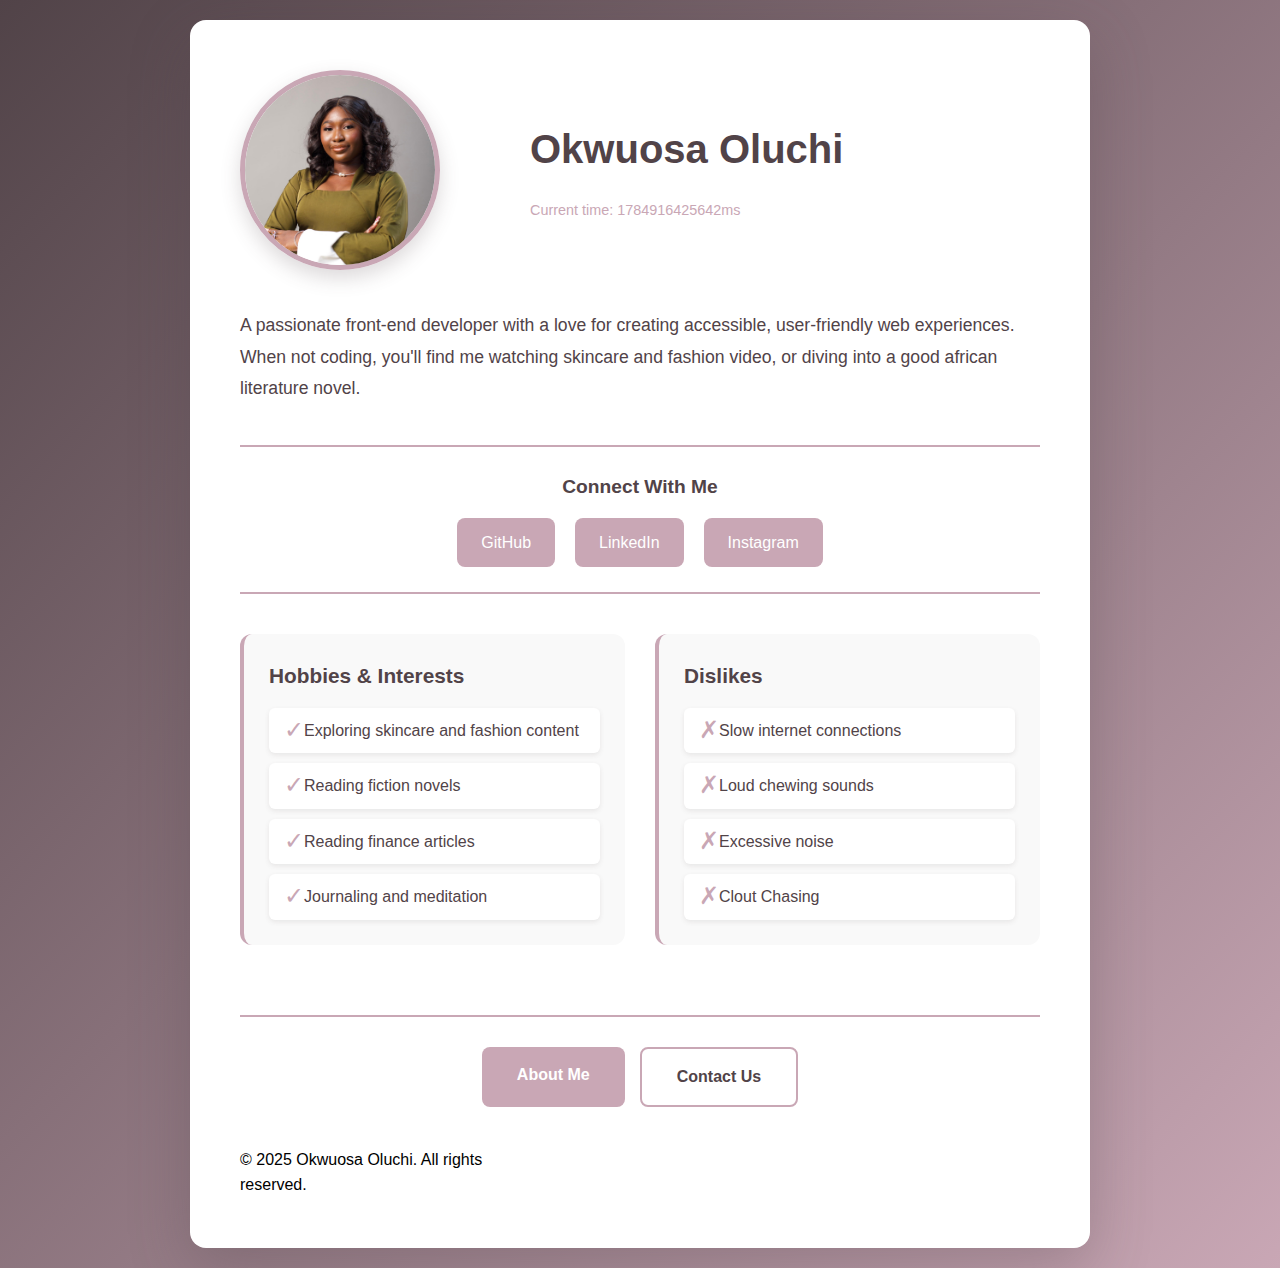
<file: index.html>
<!DOCTYPE html>
<html lang="en">
  <head>
    <meta charset="UTF-8" />
    <meta name="viewport" content="width=device-width, initial-scale=1.0" />
    <title>Profile Card - Accessible Component</title>
    <link rel="stylesheet" href="style.css" />
  </head>
  <body>
    
    <div class="card-wrapper">
      <article
        data-testid="test-profile-card"
        role="main"
        aria-label="Profile card"
      >
        <div class="profile-content">
          <header>
            <!-- avatar section -->
            <figure>
              <img
                data-testid="test-user-avatar"
                src="Oluchi.jpeg"
                alt="Profile picture of Okwuosa Oluchi"
              />
            </figure>
            <!-- Header section -->
            <div class="header-text">
              <h2 data-testid="test-user-name">Okwuosa Oluchi</h2>
              <div class="time-display">
                Current time:
                <time data-testid="test-user-time" id="currentTime"></time>ms
              </div>
            </div>
          </header>
          <!-- bio section -->
          <div class="bio-section">
            <p data-testid="test-user-bio">
              A passionate front-end developer with a love for creating
              accessible, user-friendly web experiences. When not coding, you'll
              find me watching skincare and fashion video, or diving into a good
              african literature novel.
            </p>
          </div>

          <!-- socials section -->
          <nav
            data-testid="test-user-social-links"
            aria-label="Social media links"
          >
            <h3>Connect With Me</h3>
            <ul class="social-list">
              <li>
                <a
                  href="http://github.com/luchiiii"
                  data-testid="test-user-social-github"
                  target="_blank"
                  rel="noopener noreferrer"
                  aria-label="Visit my GitHub profile"
                >
                  GitHub
                </a>
              </li>
              <li>
                <a
                  href="https://www.linkedin.com/in/oluchi-okwuosa/"
                  data-testid="test-user-social-linkedin"
                  target="_blank"
                  rel="noopener noreferrer"
                  aria-label="Visit my LinkedIn profile"
                >
                  LinkedIn
                </a>
              </li>
              <li>
                <a
                  href="https://www.instagram.com/thatfavouredgirll?igsh=NnVvcDQ3cXVtYm5p&utm_source=qr"
                  data-testid="test-user-social-instagram"
                  target="_blank"
                  rel="noopener noreferrer"
                  aria-label="Visit my Instagram profile"
                >
                  Instagram
                </a>
              </li>
            </ul>
          </nav>
          <!-- Hobbies and dislike section -->
          <div class="lists-container">
            <section aria-labelledby="hobbies-heading">
              <h3 id="hobbies-heading">Hobbies & Interests</h3>
              <ul data-testid="test-user-hobbies">
                <li>Exploring skincare and fashion content</li>
                <li>Reading fiction novels</li>
                <li>Reading finance articles</li>
                <li>Journaling and meditation</li>
              </ul>
            </section>

            <section aria-labelledby="dislikes-heading">
              <h3 id="dislikes-heading">Dislikes</h3>
              <ul data-testid="test-user-dislikes">
                <li>Slow internet connections</li>
                <li>Loud chewing sounds</li>
                <li>Excessive noise</li>
                <li>Clout Chasing</li>
              </ul>
            </section>
          </div>

            <!-- Call-to-Action Buttons -->
          <div class="cta-buttons">
            <a href="about.html" class="btn-primary">About Me</a>
            <a href="contact.html" class="btn-secondary">Contact Us</a>
          </div>
  
          <footer>
            <p class="trademark">© 2025 Okwuosa Oluchi. All rights reserved.</p>
          </footer> 
        </div>



      </article>
    </div>

    <script src="script.js"></script>
  </body>
</html>
</file>
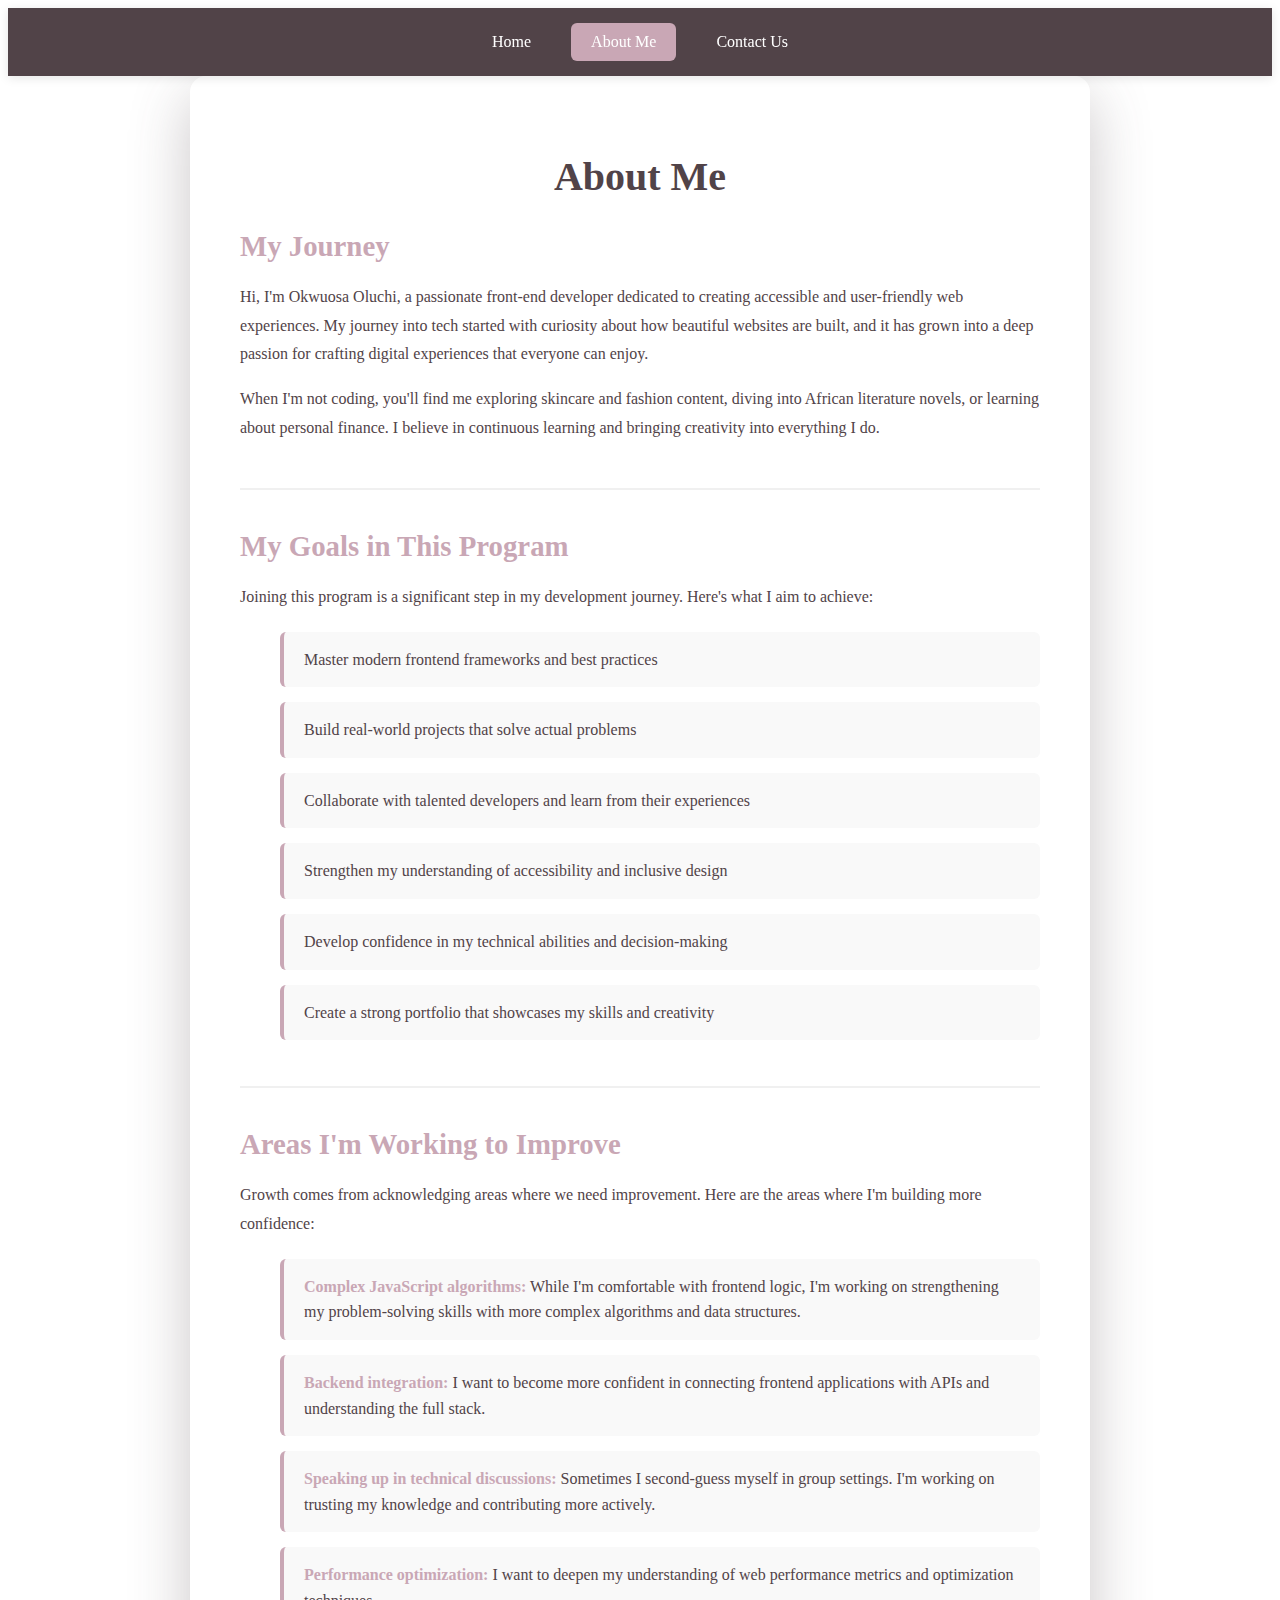
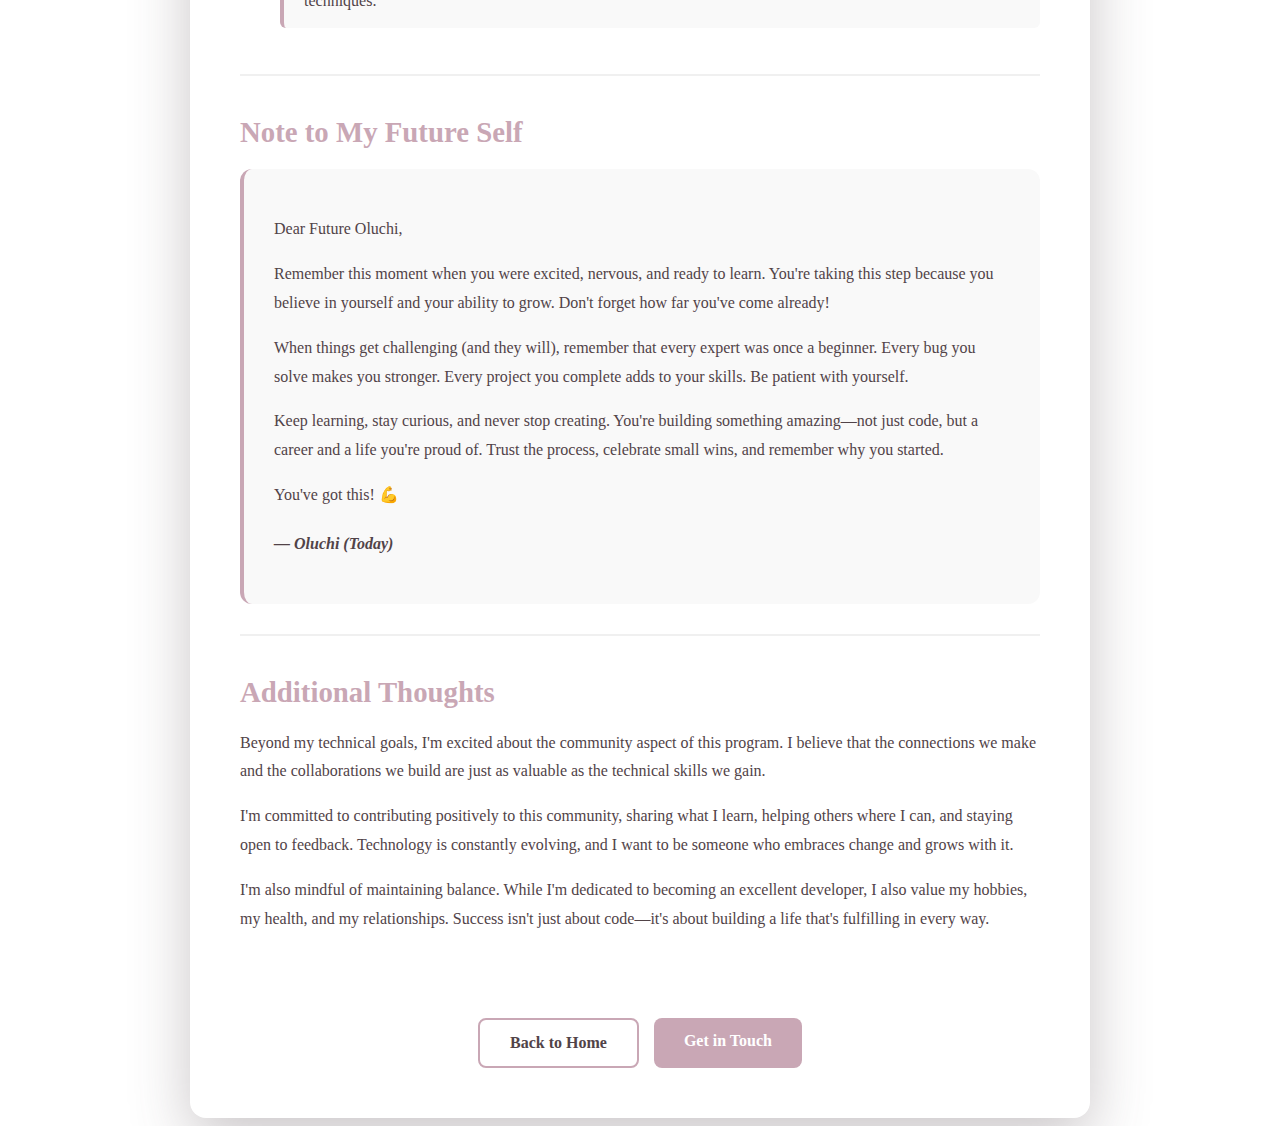
<file: about.html>
<!DOCTYPE html>
<html lang="en">
  <head>
    <meta charset="UTF-8" />
    <meta name="viewport" content="width=device-width, initial-scale=1.0" />
    <title>About Page</title>
    <link rel="stylesheet" href="pages.css" />
  </head>
  <body>
    <nav class="top-nav" role="navigation">
      <div class="nav-container">
        <a href="index.html" class="nav-link">Home</a>
        <a href="about.html" class="nav-link active" aria-current="page"
          >About Me</a
        >
        <a href="contact.html" class="nav-link">Contact Us</a>
      </div>
    </nav>

    <div class="card-wrapper">
      <main data-testid="test-about-page" class="content-page">
        <h1>About Me</h1>

        <!-- Bio Section -->
        <section data-testid="test-about-bio" class="about-section">
          <h2>My Journey</h2>
          <p>
            Hi, I'm Okwuosa Oluchi, a passionate front-end developer dedicated
            to creating accessible and user-friendly web experiences. My journey
            into tech started with curiosity about how beautiful websites are
            built, and it has grown into a deep passion for crafting digital
            experiences that everyone can enjoy.
          </p>
          <p>
            When I'm not coding, you'll find me exploring skincare and fashion
            content, diving into African literature novels, or learning about
            personal finance. I believe in continuous learning and bringing
            creativity into everything I do.
          </p>
        </section>

        <!-- Goals Section -->
        <section data-testid="test-about-goals" class="about-section">
          <h2>My Goals in This Program</h2>
          <p>
            Joining this program is a significant step in my development
            journey. Here's what I aim to achieve:
          </p>
          <ul class="goals-list">
            <li>Master modern frontend frameworks and best practices</li>
            <li>Build real-world projects that solve actual problems</li>
            <li>
              Collaborate with talented developers and learn from their
              experiences
            </li>
            <li>
              Strengthen my understanding of accessibility and inclusive design
            </li>
            <li>
              Develop confidence in my technical abilities and decision-making
            </li>
            <li>
              Create a strong portfolio that showcases my skills and creativity
            </li>
          </ul>
        </section>

        <!-- Low Confidence Areas Section -->
        <section data-testid="test-about-confidence" class="about-section">
          <h2>Areas I'm Working to Improve</h2>
          <p>
            Growth comes from acknowledging areas where we need improvement.
            Here are the areas where I'm building more confidence:
          </p>
          <ul class="confidence-list">
            <li>
              <strong>Complex JavaScript algorithms:</strong> While I'm
              comfortable with frontend logic, I'm working on strengthening my
              problem-solving skills with more complex algorithms and data
              structures.
            </li>
            <li>
              <strong>Backend integration:</strong> I want to become more
              confident in connecting frontend applications with APIs and
              understanding the full stack.
            </li>
            <li>
              <strong>Speaking up in technical discussions:</strong> Sometimes I
              second-guess myself in group settings. I'm working on trusting my
              knowledge and contributing more actively.
            </li>
            <li>
              <strong>Performance optimization:</strong> I want to deepen my
              understanding of web performance metrics and optimization
              techniques.
            </li>
          </ul>
        </section>

        <!-- Future Note Section -->
        <section data-testid="test-about-future-note" class="about-section">
          <h2>Note to My Future Self</h2>
          <div class="future-note">
            <p>Dear Future Oluchi,</p>
            <p>
              Remember this moment when you were excited, nervous, and ready to
              learn. You're taking this step because you believe in yourself and
              your ability to grow. Don't forget how far you've come already!
            </p>
            <p>
              When things get challenging (and they will), remember that every
              expert was once a beginner. Every bug you solve makes you
              stronger. Every project you complete adds to your skills. Be
              patient with yourself.
            </p>
            <p>
              Keep learning, stay curious, and never stop creating. You're
              building something amazing—not just code, but a career and a life
              you're proud of. Trust the process, celebrate small wins, and
              remember why you started.
            </p>
            <p>You've got this! 💪</p>
            <p class="signature">— Oluchi (Today)</p>
          </div>
        </section>

        <!-- Extra Thoughts Section -->
        <section data-testid="test-about-extra" class="about-section">
          <h2>Additional Thoughts</h2>
          <p>
            Beyond my technical goals, I'm excited about the community aspect of
            this program. I believe that the connections we make and the
            collaborations we build are just as valuable as the technical skills
            we gain.
          </p>
          <p>
            I'm committed to contributing positively to this community, sharing
            what I learn, helping others where I can, and staying open to
            feedback. Technology is constantly evolving, and I want to be
            someone who embraces change and grows with it.
          </p>
          <p>
            I'm also mindful of maintaining balance. While I'm dedicated to
            becoming an excellent developer, I also value my hobbies, my health,
            and my relationships. Success isn't just about code—it's about
            building a life that's fulfilling in every way.
          </p>
        </section>

        <div class="page-actions">
          <a href="index.html" class="btn-secondary">Back to Home</a>
          <a href="contact.html" class="btn-primary">Get in Touch</a>
        </div>
      </main>
    </div>
  </body>
</html>
</file>
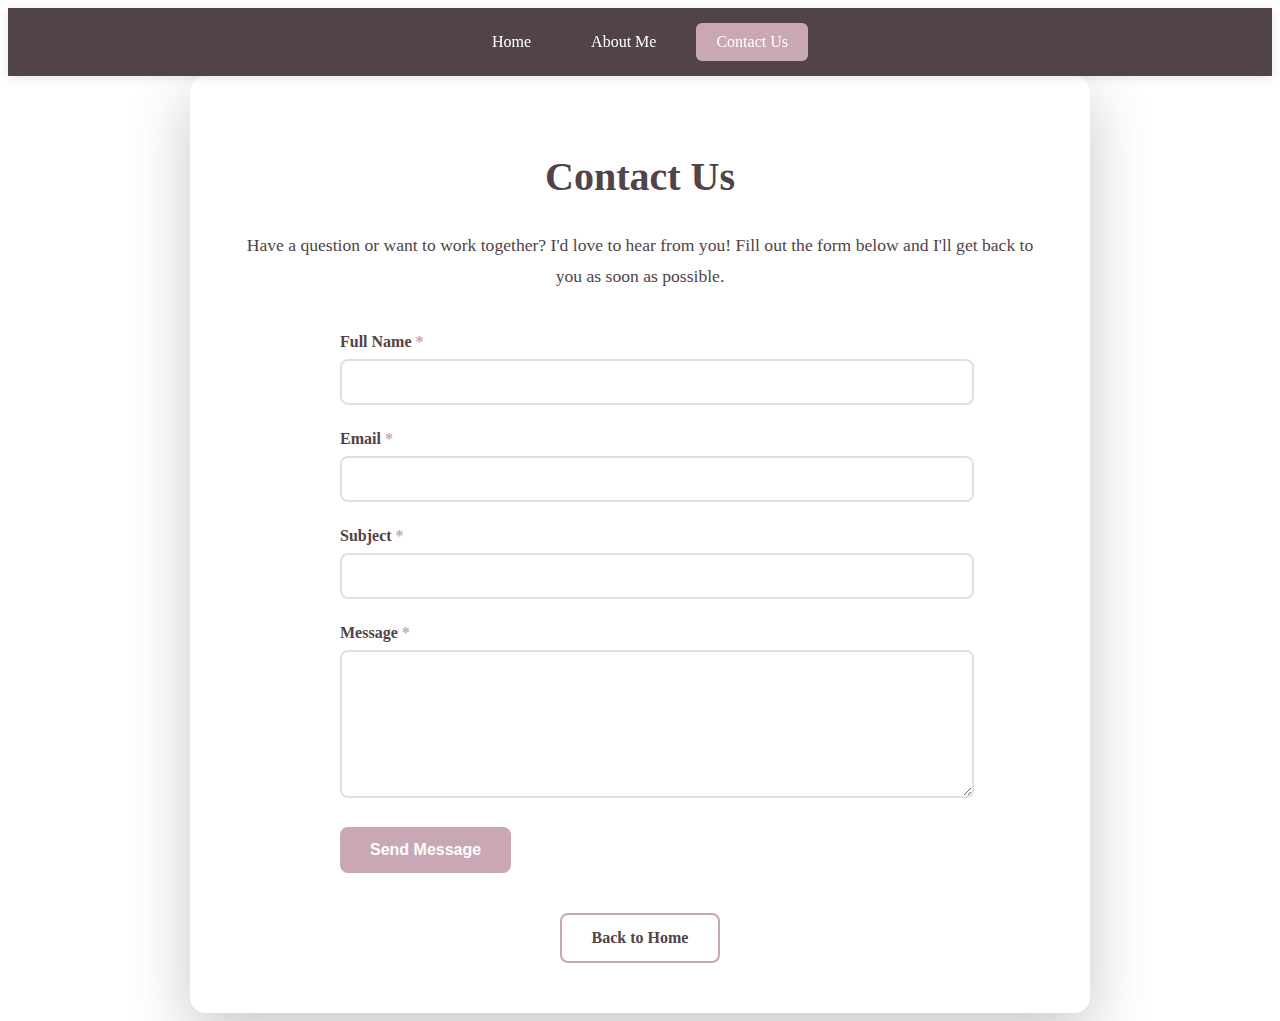
<file: contact.html>
<!DOCTYPE html>
<html lang="en">
  <head>
    <meta charset="UTF-8" />
    <meta name="viewport" content="width=device-width, initial-scale=1.0" />
    <title>Contact Us - Okwuosa Oluchi</title>

    <link rel="stylesheet" href="pages.css" />
  </head>
  <body>
    <nav class="top-nav" role="navigation">
      <div class="nav-container">
        <a href="index.html" class="nav-link">Home</a>
        <a href="about.html" class="nav-link">About Me</a>
        <a href="contact.html" class="nav-link active" aria-current="page"
          >Contact Us</a
        >
      </div>
    </nav>

    <div class="card-wrapper">
      <main class="content-page">
        <h1>Contact Us</h1>

        <p class="contact-intro">
          Have a question or want to work together? I'd love to hear from you!
          Fill out the form below and I'll get back to you as soon as possible.
        </p>

        <form id="contactForm" class="contact-form">
          <!-- Success Message -->
          <div
            id="successMessage"
            data-testid="test-contact-success"
            class="success-message"
            role="alert"
            aria-live="polite"
            style="display: none"
          >
            <strong>Success!</strong> Your message has been sent successfully.
            I'll get back to you soon!
          </div>

          <!-- Full Name -->
          <div class="form-group">
            <label for="contactName"
              >Full Name <span class="required">*</span></label
            >
            <input
              type="text"
              id="contactName"
              name="name"
              data-testid="test-contact-name"
              required
              aria-required="true"
              aria-describedby="errorName"
            />
            <span
              id="errorName"
              data-testid="test-contact-error-name"
              class="error-message"
            ></span>
          </div>

          <!-- Email -->
          <div class="form-group">
            <label for="contactEmail"
              >Email <span class="required">*</span></label
            >
            <input
              type="email"
              id="contactEmail"
              name="email"
              data-testid="test-contact-email"
              required
              pattern="[a-zA-Z0-9._%+-]+@[a-zA-Z0-9.-]+\.[a-zA-Z]{2,}"
              title="Please enter a valid email (e.g., name@example.com)"
              aria-required="true"
              aria-describedby="errorEmail"
            />
            <span
              id="errorEmail"
              data-testid="test-contact-error-email"
              class="error-message"
            ></span>
          </div>

          <!-- Subject -->
          <div class="form-group">
            <label for="contactSubject"
              >Subject <span class="required">*</span></label
            >
            <input
              type="text"
              id="contactSubject"
              name="subject"
              data-testid="test-contact-subject"
              required
              aria-required="true"
              aria-describedby="errorSubject"
            />
            <span
              id="errorSubject"
              data-testid="test-contact-error-subject"
              class="error-message"
            ></span>
          </div>

          <!-- Message -->
          <div class="form-group">
            <label for="contactMessage"
              >Message <span class="required">*</span></label
            >
            <textarea
              id="contactMessage"
              name="message"
              data-testid="test-contact-message"
              rows="6"
              required
              minlength="10"
              title="Message must be at least 10 characters"
              aria-required="true"
              aria-describedby="errorMessage"
            ></textarea>
            <span
              id="errorMessage"
              data-testid="test-contact-error-message"
              class="error-message"
            ></span>
          </div>

          <button
            type="submit"
            data-testid="test-contact-submit"
            class="btn-primary"
          >
            Send Message
          </button>
        </form>

        <div class="page-actions">
          <a href="index.html" class="btn-secondary">Back to Home</a>
        </div>
      </main>
    </div>

    <script src="contact.js"></script>
  </body>
</html>
</file>
<file: style.css>
* {
  margin: 0;
  padding: 0;
  box-sizing: border-box;
}

body {
  font-family: -apple-system, BlinkMacSystemFont, "Segoe UI", Roboto, Oxygen,
    Ubuntu, Cantarell, sans-serif;
  background: linear-gradient(135deg, #514348 0%, #c9a7b5 100%);
  min-height: 100vh;
  display: flex;
  justify-content: center;
  align-items: center;
  padding: 20px;
  line-height: 1.6;
}

.card-wrapper {
  width: 100%;
  max-width: 900px;
}

article[data-testid="test-profile-card"] {
  background: #ffffff;
  border-radius: 16px;
  box-shadow: 0 20px 60px rgba(81, 67, 72, 0.3);
  overflow: hidden;
  transition: transform 0.3s ease;
}

article[data-testid="test-profile-card"]:hover {
  transform: translateY(-5px);
}

.profile-content {
  display: grid;
  gap: 30px;
  padding: 40px;
}

/* Header section */
header {
  text-align: center;
}

figure {
  margin: 0 auto 20px;
  width: 150px;
  height: 150px;
}

img[data-testid="test-user-avatar"] {
  width: 100%;
  height: 100%;
  border-radius: 50%;
  object-fit: cover;
  border: 5px solid #c9a7b5;
  box-shadow: 0 8px 20px rgba(81, 67, 72, 0.2);
}

h2[data-testid="test-user-name"] {
  color: #514348;
  font-size: 2rem;
  margin-bottom: 10px;
  font-weight: 600;
}

.time-display {
  color: #c9a7b5;
  font-size: 0.9rem;
  font-weight: 500;
  margin-top: 8px;
}

/* Bio section */
.bio-section {
  text-align: center;
}

p[data-testid="test-user-bio"] {
  color: #514348;
  font-size: 1.1rem;
  max-width: 600px;
  margin: 0 auto;
  line-height: 1.8;
}

/* Social links */
nav[data-testid="test-user-social-links"] {
  border-top: 2px solid #c9a7b5;
  border-bottom: 2px solid #c9a7b5;
  padding: 25px 0;
}

nav h3 {
  color: #514348;
  font-size: 1.2rem;
  margin-bottom: 15px;
  text-align: center;
}

.social-list {
  display: flex;
  justify-content: center;
  gap: 15px;
  flex-wrap: wrap;
  list-style: none;
}

.social-list a {
  display: inline-block;
  padding: 10px 20px;
  background: #c9a7b5;
  color: #ffffff;
  text-decoration: none;
  border-radius: 8px;
  font-weight: 500;
  transition: all 0.3s ease;
  position: relative;
}

.social-list a:hover {
  background: #514348;
  transform: translateY(-2px);
  box-shadow: 0 4px 12px rgba(81, 67, 72, 0.3);
}

.social-list a:focus {
  outline: 3px solid #514348;
  outline-offset: 2px;
}

/* Lists section */
.lists-container {
  display: grid;
  gap: 30px;
}

section {
  background: #f9f9f9;
  padding: 25px;
  border-radius: 12px;
  border-left: 4px solid #c9a7b5;
}

section h3 {
  color: #514348;
  font-size: 1.3rem;
  margin-bottom: 15px;
  display: flex;
  align-items: center;
  gap: 10px;
}

section ul {
  list-style: none;
  display: grid;
  gap: 10px;
}

section li {
  padding: 10px 15px;
  background: #ffffff;
  border-radius: 6px;
  color: #514348;
  position: relative;
  padding-left: 35px;
  box-shadow: 0 2px 5px rgba(81, 67, 72, 0.1);
}

section li::before {
  content: "•";
  position: absolute;
  left: 15px;
  color: #c9a7b5;
  font-size: 1.5rem;
  line-height: 1;
}

section[aria-labelledby="hobbies-heading"] li::before {
  content: "✓";
}

section[aria-labelledby="dislikes-heading"] li::before {
  content: "✗";
}

/* CTA STYLES  */
.cta-buttons {
  display: flex;
  gap: 15px;
  justify-content: center;
  margin-top: 30px;
  padding-top: 30px;
  border-top: 2px solid #c9a7b5;
}

.btn-primary,
.btn-secondary {
  padding: 15px 35px;
  border-radius: 8px;
  text-decoration: none;
  font-weight: 600;
  transition: all 0.3s ease;
  display: inline-block;
  font-size: 1rem;
}

.btn-primary {
  background: #c9a7b5;
  color: #ffffff;
}

.btn-primary:hover {
  background: #514348;
  transform: translateY(-2px);
  box-shadow: 0 4px 12px rgba(81, 67, 72, 0.3);
}

.btn-secondary {
  background: #ffffff;
  color: #514348;
  border: 2px solid #c9a7b5;
}

.btn-secondary:hover {
  background: #c9a7b5;
  color: #ffffff;
}

/* Responsiveness */
@media (min-width: 768px) {
  .profile-content {
    grid-template-columns: 250px 1fr;
    gap: 40px;
    padding: 50px;
    align-items: start;
  }

  header {
    grid-column: 1 / -1;
    display: grid;
    grid-template-columns: 250px 1fr;
    gap: 40px;
    text-align: left;
    align-items: center;
  }

  figure {
    margin: 0;
    width: 200px;
    height: 200px;
  }

  .header-text {
    display: flex;
    flex-direction: column;
    justify-content: center;
  }

  h2[data-testid="test-user-name"] {
    font-size: 2.5rem;
  }

  .bio-section {
    grid-column: 1 / -1;
    text-align: left;
  }

  p[data-testid="test-user-bio"] {
    margin: 0;
    max-width: none;
  }

  nav[data-testid="test-user-social-links"] {
    grid-column: 1 / -1;
  }

  .lists-container {
    grid-column: 1 / -1;
    grid-template-columns: repeat(2, 1fr);
  }
}

@media (min-width: 1024px) {
  .social-list {
    gap: 20px;
  }

  .social-list a {
    padding: 12px 24px;
  }
}

/* Focus styles for accessibility */
*:focus-visible {
  outline: 3px solid #514348;
  outline-offset: 2px;
}

/* Print styles */
@media print {
  body {
    background: white;
  }

  article[data-testid="test-profile-card"] {
    box-shadow: none;
  }
}

@media (min-width: 768px) {
  .cta-buttons {
    grid-column: 1 / -1;
  }
}

@media (max-width: 480px) {
  .cta-buttons {
    flex-direction: column;
  }

  .btn-primary,
  .btn-secondary {
    width: 100%;
    text-align: center;
  }
}
</file>
<file: pages.css>
/*NAVIGATION STYLES*/

.top-nav {
  background: #514348;
  padding: 15px 0;
  position: sticky;
  top: 0;
  z-index: 1000;
  box-shadow: 0 2px 10px rgba(0, 0, 0, 0.1);
}

.nav-container {
  max-width: 900px;
  margin: 0 auto;
  padding: 0 20px;
  display: flex;
  gap: 20px;
  justify-content: center;
  flex-wrap: wrap;
}

.nav-link {
  color: #ffffff;
  text-decoration: none;
  padding: 10px 20px;
  border-radius: 6px;
  font-weight: 500;
  transition: all 0.3s ease;
}

.nav-link:hover {
  background: #c9a7b5;
}

.nav-link:focus {
  outline: 3px solid #c9a7b5;
  outline-offset: 2px;
}

.nav-link.active {
  background: #c9a7b5;
}

/*PAGE LAYOUT*/

.content-page {
  background: #ffffff;
  border-radius: 16px;
  box-shadow: 0 20px 60px rgba(81, 67, 72, 0.3);
  padding: 50px;
  max-width: 800px;
  margin: 0 auto;
}

.content-page h1 {
  color: #514348;
  font-size: 2.5rem;
  margin-bottom: 30px;
  text-align: center;
}

/* About page stylings  */

.about-section {
  margin-bottom: 40px;
  padding-bottom: 30px;
  border-bottom: 2px solid #f0f0f0;
}

.about-section:last-of-type {
  border-bottom: none;
}

.about-section h2 {
  color: #c9a7b5;
  font-size: 1.8rem;
  margin-bottom: 20px;
}

.about-section p {
  color: #514348;
  line-height: 1.8;
  margin-bottom: 15px;
}

/* Goals and Confidence Lists */
.goals-list,
.confidence-list {
  list-style: none;
  display: grid;
  gap: 15px;
  margin-top: 20px;
}

.goals-list li,
.confidence-list li {
  padding: 15px 20px;
  background: #f9f9f9;
  border-left: 4px solid #c9a7b5;
  border-radius: 6px;
  color: #514348;
  line-height: 1.6;
}

.confidence-list li strong {
  color: #c9a7b5;
}

/* Future Note Box */
.future-note {
  background: #f9f9f9;
  padding: 30px;
  border-radius: 12px;
  border-left: 4px solid #c9a7b5;
  line-height: 1.8;
}

.future-note p {
  margin-bottom: 15px;
}

.signature {
  font-style: italic;
  color: #c9a7b5;
  font-weight: 600;
  margin-top: 20px;
}
/* 
Contact page stylings */

.contact-intro {
  text-align: center;
  color: #514348;
  font-size: 1.1rem;
  margin-bottom: 40px;
  line-height: 1.8;
}

/* Form Styles */
.contact-form {
  max-width: 600px;
  margin: 0 auto;
}

.form-group {
  margin-bottom: 25px;
}

.form-group label {
  display: block;
  color: #514348;
  font-weight: 600;
  margin-bottom: 8px;
  font-size: 1rem;
}

.required {
  color: #c9a7b5;
}

/* Input Fields */
.form-group input,
.form-group textarea {
  width: 100%;
  padding: 12px 15px;
  border: 2px solid #e0e0e0;
  border-radius: 8px;
  font-family: inherit;
  font-size: 1rem;
  transition: all 0.3s ease;
  background: #ffffff;
}

.form-group input:focus,
.form-group textarea:focus {
  outline: none;
  border-color: #c9a7b5;
  box-shadow: 0 0 0 3px rgba(201, 167, 181, 0.1);
}

.form-group textarea {
  resize: vertical;
  min-height: 120px;
}
*/

/* Error and success messages styling  */

 .error-message {
  display: block;
  color: #d32f2f;
  font-size: 0.9rem;
  margin-top: 5px;
  min-height: 20px;
}

.input-error {
  border-color: #d32f2f !important;
}

.success-message {
  background: #4caf50;
  color: #ffffff;
  padding: 15px 20px;
  border-radius: 8px;
  margin-bottom: 25px;
  text-align: center;
  animation: slideDown 0.3s ease;
}

@keyframes slideDown {
  from {
    opacity: 0;
    transform: translateY(-10px);
  }
  to {
    opacity: 1;
    transform: translateY(0);
  }
}

/* Buttons styling */

.page-actions {
  display: flex;
  gap: 15px;
  justify-content: center;
  margin-top: 40px;
  flex-wrap: wrap;
}

.btn-primary,
.btn-secondary {
  padding: 14px 30px;
  border-radius: 8px;
  text-decoration: none;
  font-weight: 600;
  transition: all 0.3s ease;
  display: inline-block;
  border: none;
  cursor: pointer;
  font-size: 1rem;
}

.btn-primary {
  background: #c9a7b5;
  color: #ffffff;
}

.btn-primary:hover {
  background: #514348;
  transform: translateY(-2px);
  box-shadow: 0 4px 12px rgba(81, 67, 72, 0.3);
}

.btn-primary:focus {
  outline: 3px solid #514348;
  outline-offset: 2px;
}

.btn-secondary {
  background: #ffffff;
  color: #514348;
  border: 2px solid #c9a7b5;
}

.btn-secondary:hover {
  background: #c9a7b5;
  color: #ffffff;
}

.btn-secondary:focus {
  outline: 3px solid #514348;
  outline-offset: 2px;
}


/* Responsiveness */

@media (max-width: 768px) {
  .content-page {
    padding: 30px 20px;
  }

  .content-page h1 {
    font-size: 2rem;
  }

  .about-section h2 {
    font-size: 1.5rem;
  }

  .nav-container {
    flex-direction: column;
    gap: 10px;
  }

  .page-actions,
  .cta-buttons {
    flex-direction: column;
  }

  .btn-primary,
  .btn-secondary {
    width: 100%;
    text-align: center;
  }
}

@media (min-width: 768px) {
  .cta-buttons {
    grid-column: 1 / -1;
  }
}
</file>
